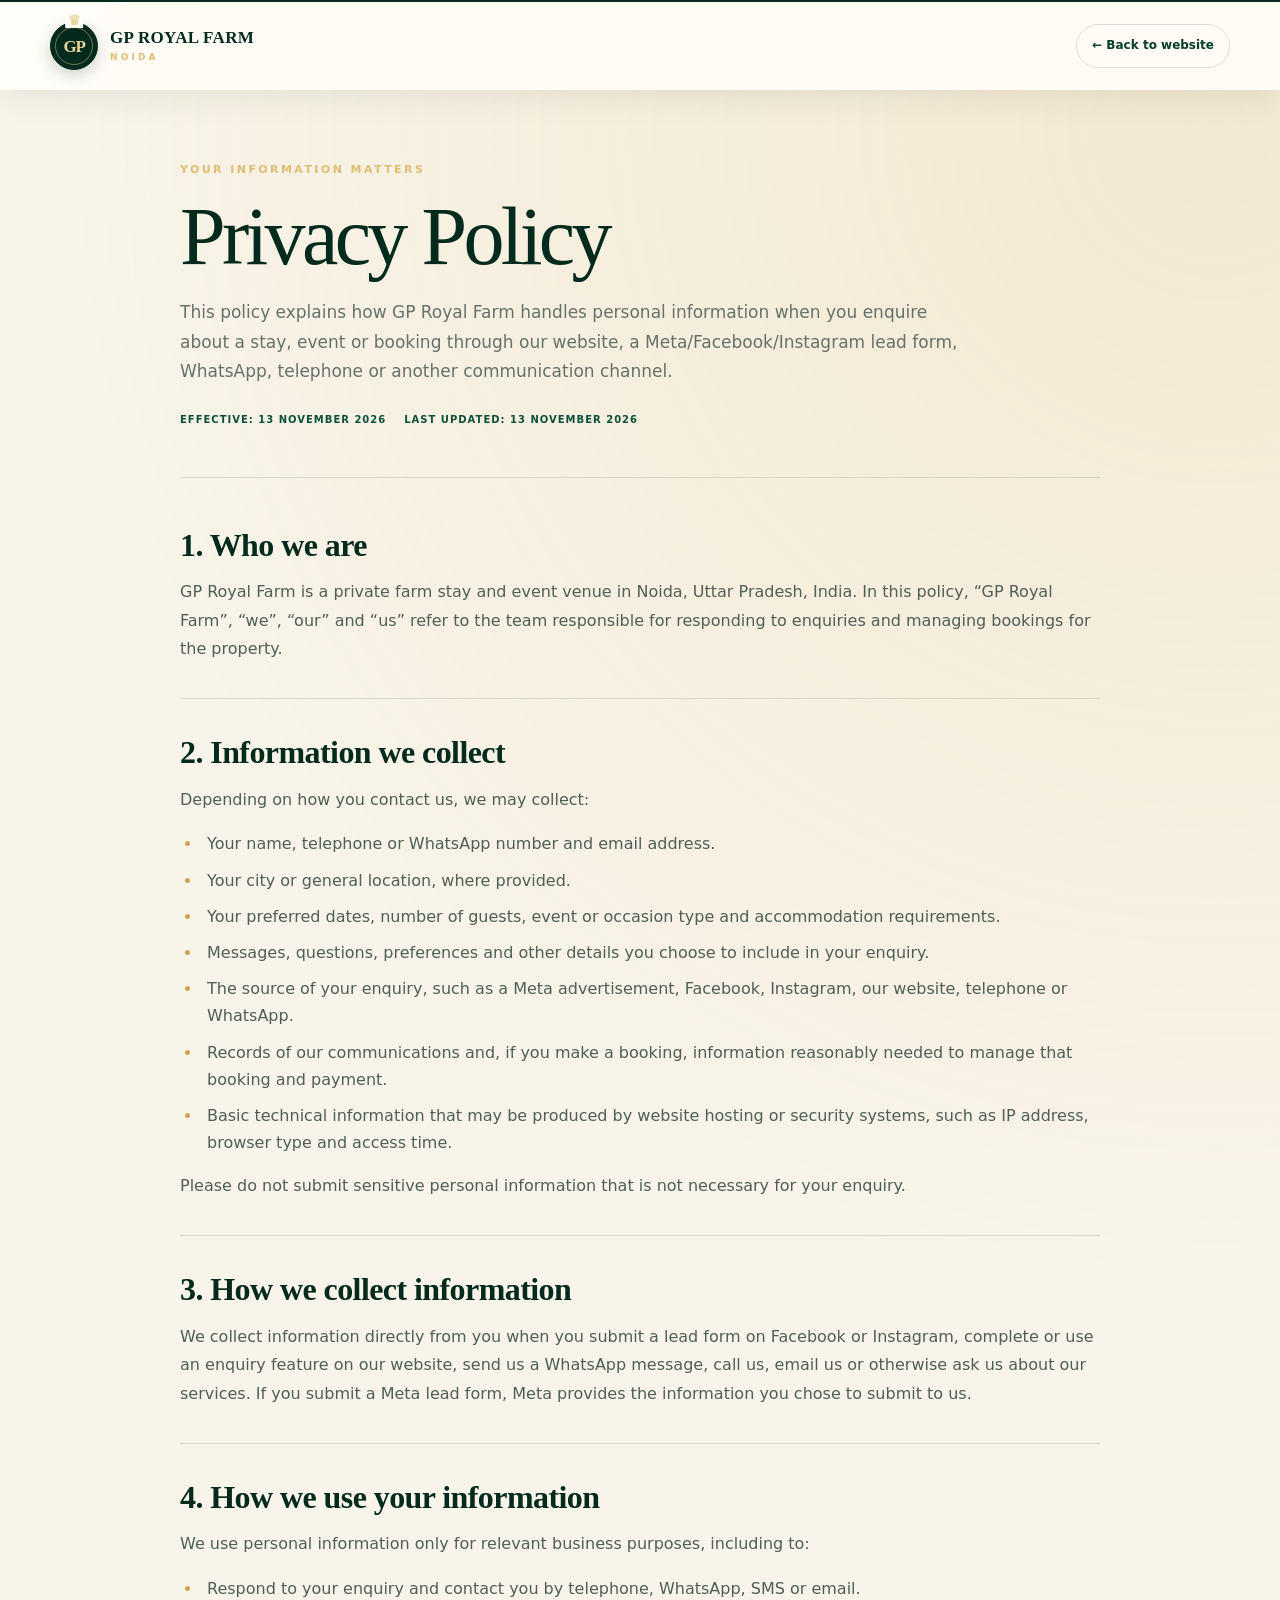
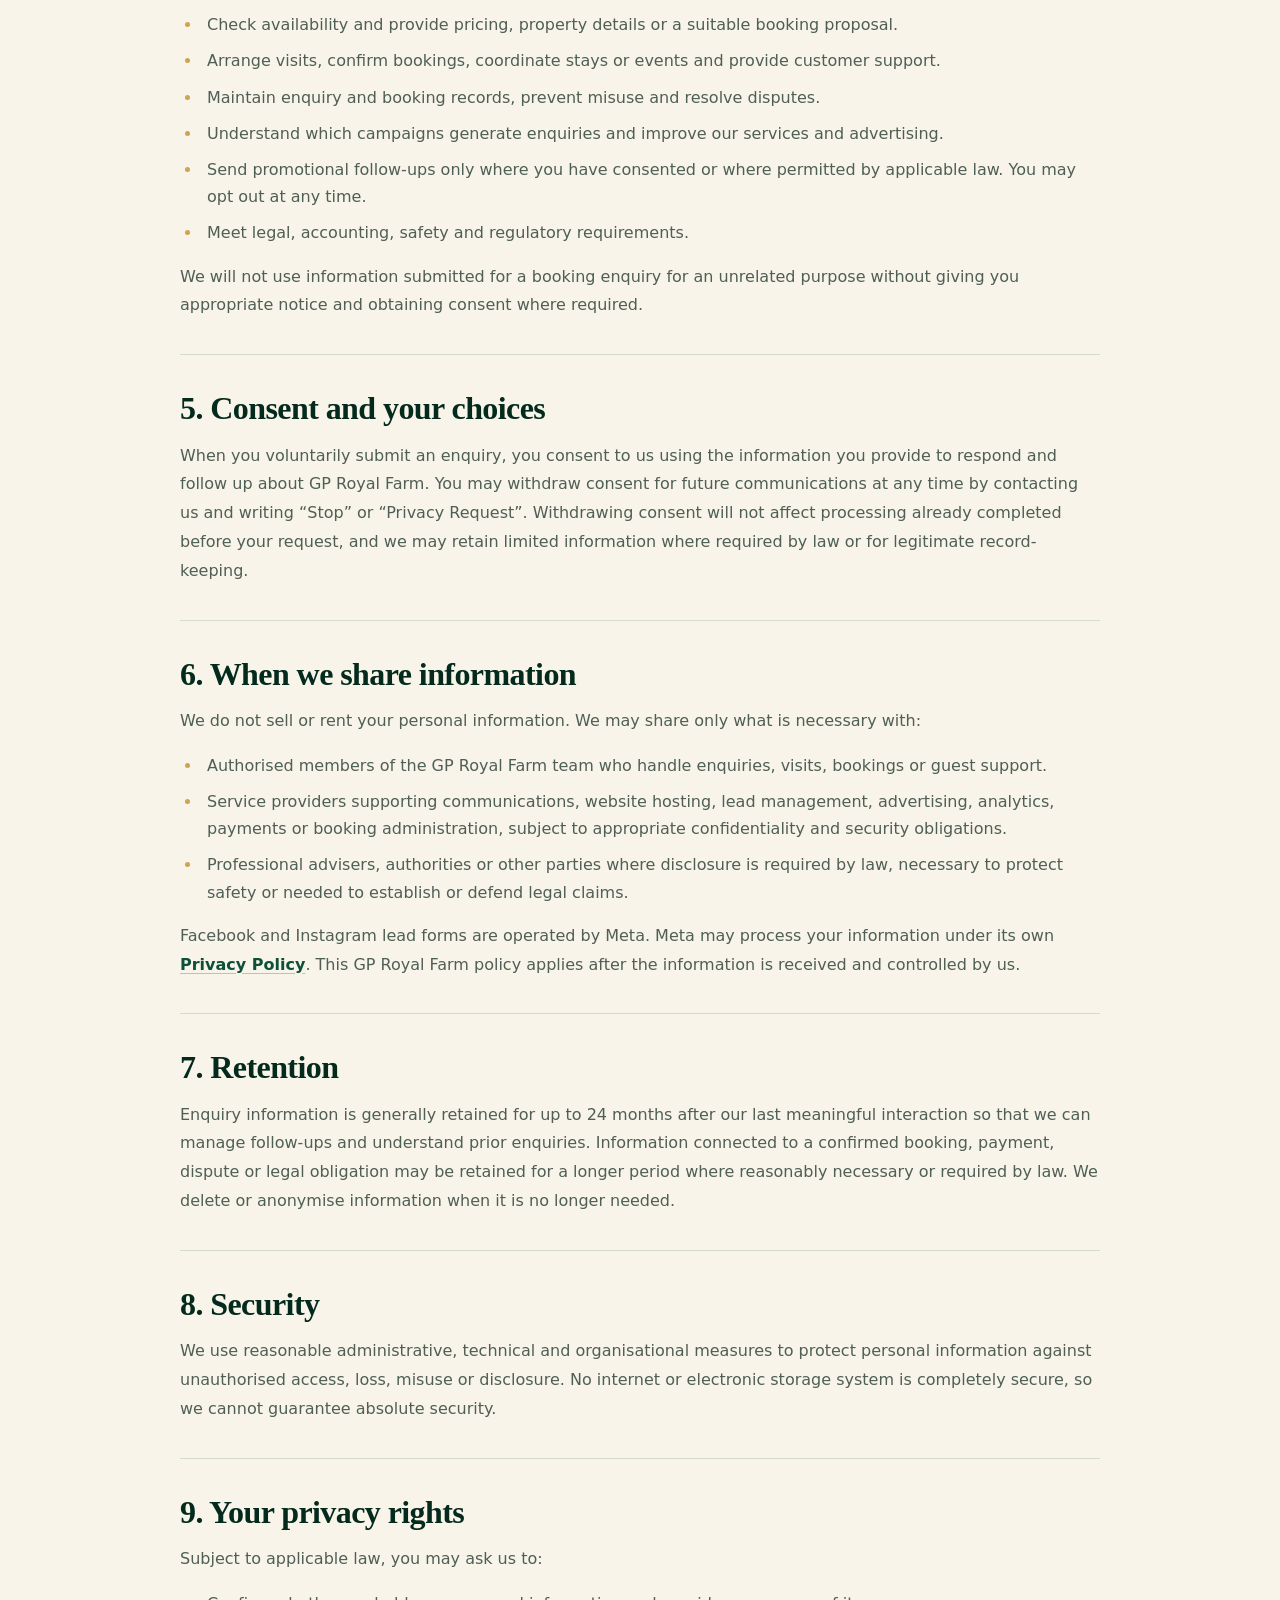
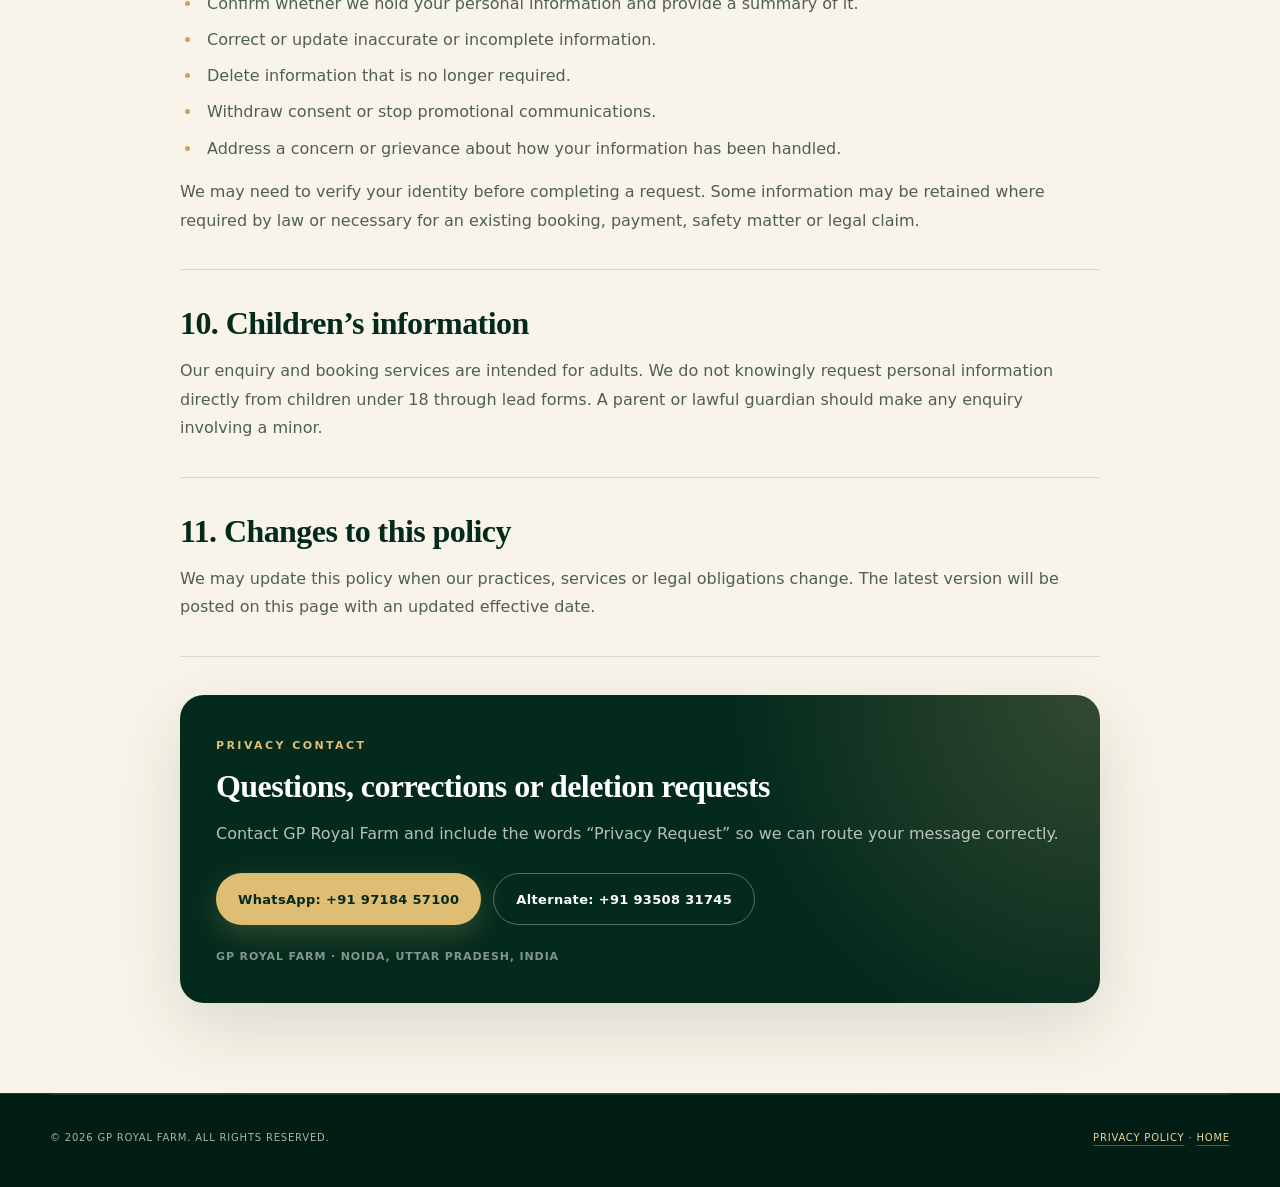
<file: privacy-policy.html>
<!doctype html>
<html lang="en">
<head>
    <meta charset="utf-8">
    <meta name="viewport" content="width=device-width, initial-scale=1">
    <title>Privacy Policy | GP Royal Farm Noida</title>
    <meta name="description" content="Learn how GP Royal Farm collects, uses, stores and protects personal information submitted through our website, Meta lead forms, WhatsApp and other enquiry channels.">
    <meta name="robots" content="index, follow">
    <link rel="canonical" href="https://www.gproyalfarm.in/privacy-policy.html">
    <meta name="theme-color" content="#032a1d">
    <link rel="stylesheet" href="assets/css/styles.css?v=1.7">
</head>
<body class="legal-page">
    <a class="skip-link" href="#privacy-content">Skip to privacy policy</a>

    <header class="site-header scrolled legal-header" id="top">
        <div class="container nav-wrap">
            <a class="brand" href="index.html" aria-label="GP Royal Farm home">
                <span class="brand-mark" aria-hidden="true"><span class="crown">♛</span><span>GP</span></span>
                <span class="brand-copy"><strong>GP Royal Farm</strong><small>Noida</small></span>
            </a>
            <a class="legal-back-link" href="index.html">← Back to website</a>
        </div>
    </header>

    <main class="privacy-main" id="privacy-content">
        <div class="container privacy-shell">
            <header class="privacy-hero">
                <span class="eyebrow">Your information matters</span>
                <h1>Privacy Policy</h1>
                <p>This policy explains how GP Royal Farm handles personal information when you enquire about a stay, event or booking through our website, a Meta/Facebook/Instagram lead form, WhatsApp, telephone or another communication channel.</p>
                <div class="privacy-meta"><span>Effective: 13 November 2026</span><span>Last updated: 13 November 2026</span></div>
            </header>

            <div class="privacy-content">
                <section>
                    <h2>1. Who we are</h2>
                    <p>GP Royal Farm is a private farm stay and event venue in Noida, Uttar Pradesh, India. In this policy, “GP Royal Farm”, “we”, “our” and “us” refer to the team responsible for responding to enquiries and managing bookings for the property.</p>
                </section>

                <section>
                    <h2>2. Information we collect</h2>
                    <p>Depending on how you contact us, we may collect:</p>
                    <ul>
                        <li>Your name, telephone or WhatsApp number and email address.</li>
                        <li>Your city or general location, where provided.</li>
                        <li>Your preferred dates, number of guests, event or occasion type and accommodation requirements.</li>
                        <li>Messages, questions, preferences and other details you choose to include in your enquiry.</li>
                        <li>The source of your enquiry, such as a Meta advertisement, Facebook, Instagram, our website, telephone or WhatsApp.</li>
                        <li>Records of our communications and, if you make a booking, information reasonably needed to manage that booking and payment.</li>
                        <li>Basic technical information that may be produced by website hosting or security systems, such as IP address, browser type and access time.</li>
                    </ul>
                    <p>Please do not submit sensitive personal information that is not necessary for your enquiry.</p>
                </section>

                <section>
                    <h2>3. How we collect information</h2>
                    <p>We collect information directly from you when you submit a lead form on Facebook or Instagram, complete or use an enquiry feature on our website, send us a WhatsApp message, call us, email us or otherwise ask us about our services. If you submit a Meta lead form, Meta provides the information you chose to submit to us.</p>
                </section>

                <section>
                    <h2>4. How we use your information</h2>
                    <p>We use personal information only for relevant business purposes, including to:</p>
                    <ul>
                        <li>Respond to your enquiry and contact you by telephone, WhatsApp, SMS or email.</li>
                        <li>Check availability and provide pricing, property details or a suitable booking proposal.</li>
                        <li>Arrange visits, confirm bookings, coordinate stays or events and provide customer support.</li>
                        <li>Maintain enquiry and booking records, prevent misuse and resolve disputes.</li>
                        <li>Understand which campaigns generate enquiries and improve our services and advertising.</li>
                        <li>Send promotional follow-ups only where you have consented or where permitted by applicable law. You may opt out at any time.</li>
                        <li>Meet legal, accounting, safety and regulatory requirements.</li>
                    </ul>
                    <p>We will not use information submitted for a booking enquiry for an unrelated purpose without giving you appropriate notice and obtaining consent where required.</p>
                </section>

                <section>
                    <h2>5. Consent and your choices</h2>
                    <p>When you voluntarily submit an enquiry, you consent to us using the information you provide to respond and follow up about GP Royal Farm. You may withdraw consent for future communications at any time by contacting us and writing “Stop” or “Privacy Request”. Withdrawing consent will not affect processing already completed before your request, and we may retain limited information where required by law or for legitimate record-keeping.</p>
                </section>

                <section>
                    <h2>6. When we share information</h2>
                    <p>We do not sell or rent your personal information. We may share only what is necessary with:</p>
                    <ul>
                        <li>Authorised members of the GP Royal Farm team who handle enquiries, visits, bookings or guest support.</li>
                        <li>Service providers supporting communications, website hosting, lead management, advertising, analytics, payments or booking administration, subject to appropriate confidentiality and security obligations.</li>
                        <li>Professional advisers, authorities or other parties where disclosure is required by law, necessary to protect safety or needed to establish or defend legal claims.</li>
                    </ul>
                    <p>Facebook and Instagram lead forms are operated by Meta. Meta may process your information under its own <a href="https://www.facebook.com/privacy/policy/" target="_blank" rel="noopener">Privacy Policy</a>. This GP Royal Farm policy applies after the information is received and controlled by us.</p>
                </section>

                <section>
                    <h2>7. Retention</h2>
                    <p>Enquiry information is generally retained for up to 24 months after our last meaningful interaction so that we can manage follow-ups and understand prior enquiries. Information connected to a confirmed booking, payment, dispute or legal obligation may be retained for a longer period where reasonably necessary or required by law. We delete or anonymise information when it is no longer needed.</p>
                </section>

                <section>
                    <h2>8. Security</h2>
                    <p>We use reasonable administrative, technical and organisational measures to protect personal information against unauthorised access, loss, misuse or disclosure. No internet or electronic storage system is completely secure, so we cannot guarantee absolute security.</p>
                </section>

                <section>
                    <h2>9. Your privacy rights</h2>
                    <p>Subject to applicable law, you may ask us to:</p>
                    <ul>
                        <li>Confirm whether we hold your personal information and provide a summary of it.</li>
                        <li>Correct or update inaccurate or incomplete information.</li>
                        <li>Delete information that is no longer required.</li>
                        <li>Withdraw consent or stop promotional communications.</li>
                        <li>Address a concern or grievance about how your information has been handled.</li>
                    </ul>
                    <p>We may need to verify your identity before completing a request. Some information may be retained where required by law or necessary for an existing booking, payment, safety matter or legal claim.</p>
                </section>

                <section>
                    <h2>10. Children’s information</h2>
                    <p>Our enquiry and booking services are intended for adults. We do not knowingly request personal information directly from children under 18 through lead forms. A parent or lawful guardian should make any enquiry involving a minor.</p>
                </section>

                <section>
                    <h2>11. Changes to this policy</h2>
                    <p>We may update this policy when our practices, services or legal obligations change. The latest version will be posted on this page with an updated effective date.</p>
                </section>

                <section class="privacy-contact" id="privacy-contact">
                    <span class="eyebrow">Privacy contact</span>
                    <h2>Questions, corrections or deletion requests</h2>
                    <p>Contact GP Royal Farm and include the words “Privacy Request” so we can route your message correctly.</p>
                    <div class="privacy-contact-actions">
                        <a class="button button-gold" href="https://wa.me/919718457100?text=Hello%20GP%20Royal%20Farm%2C%20I%20have%20a%20Privacy%20Request." target="_blank" rel="noopener">WhatsApp: +91 97184 57100</a>
                        <a class="button button-outline-light" href="tel:+919350831745">Alternate: +91 93508 31745</a>
                    </div>
                    <p class="privacy-location">GP Royal Farm · Noida, Uttar Pradesh, India</p>
                </section>
            </div>
        </div>
    </main>

    <footer class="site-footer legal-footer">
        <div class="container footer-bottom">
            <p>© 2026 GP Royal Farm. All rights reserved.</p>
            <p><a href="privacy-policy.html" aria-current="page">Privacy Policy</a> · <a href="index.html">Home</a></p>
        </div>
    </footer>
</body>
</html>
</file>
<file: assets/css/styles.css>
:root {
    --green-950: #032a1d;
    --green-900: #073b2a;
    --green-800: #0c5039;
    --green-700: #176b4e;
    --gold-500: #cda451;
    --gold-400: #dfbd72;
    --gold-300: #ead39c;
    --ivory: #f8f4e9;
    --cream: #eee5d1;
    --paper: #fffdf8;
    --ink: #17231c;
    --muted: #657269;
    --line: rgba(7, 59, 42, .14);
    --serif: Georgia, 'Times New Roman', serif;
    --sans: Inter, ui-sans-serif, system-ui, -apple-system, BlinkMacSystemFont, 'Segoe UI', sans-serif;
    --shadow: 0 24px 70px rgba(13, 41, 29, .13);
    --radius: 22px;
}

*, *::before, *::after { box-sizing: border-box; }
html { scroll-behavior: smooth; scroll-padding-top: 84px; }
body { margin: 0; background: var(--paper); color: var(--ink); font-family: var(--sans); font-size: 16px; line-height: 1.65; overflow-x: hidden; }
body.menu-open { overflow: hidden; }
img { display: block; width: 100%; height: auto; }
a { color: inherit; text-decoration: none; }
button, input, select, textarea { font: inherit; }
button, a { -webkit-tap-highlight-color: transparent; }
svg { width: 1.2em; height: 1.2em; flex: 0 0 auto; }
.container { width: min(1180px, calc(100% - 40px)); margin-inline: auto; }
.section { padding: 70px 0; }
.skip-link { position: fixed; z-index: 1000; left: 16px; top: -60px; padding: 10px 16px; background: var(--gold-400); color: var(--green-950); border-radius: 8px; transition: top .2s; }
.skip-link:focus { top: 16px; }

.site-header { position: fixed; z-index: 100; inset: 0 0 auto; color: white; transition: background .3s, box-shadow .3s, color .3s; }
.site-header.scrolled { color: var(--green-950); background: rgba(255, 253, 248, .92); box-shadow: 0 8px 32px rgba(3, 42, 29, .08); backdrop-filter: blur(18px); }
.site-header.scrolled .brand-mark { color: var(--gold-300); background: var(--green-950); border-color: var(--green-950); box-shadow: 0 5px 16px rgba(3,42,29,.2); }
.site-header.scrolled .brand-mark .crown { color: var(--gold-300); background: var(--green-950); }
.site-header.scrolled .brand-copy strong { color: var(--green-950); }
.nav-wrap { height: 88px; display: flex; align-items: center; justify-content: space-between; }
.brand { display: inline-flex; align-items: center; gap: 12px; }
.brand-mark { position: relative; width: 48px; height: 48px; display: grid; place-items: center; border: 1px solid var(--gold-400); border-radius: 50%; color: var(--gold-400); font: 700 17px/1 var(--serif); letter-spacing: -.08em; }
.brand-mark::after { content: ''; position: absolute; inset: 4px; border: 1px solid currentColor; border-radius: inherit; opacity: .45; }
.brand-mark .crown { position: absolute; left: 50%; top: -9px; transform: translateX(-50%); padding-inline: 3px; font-size: 14px; line-height: 1; color: var(--gold-400); }
.site-header:not(.scrolled) .brand-mark .crown { background: transparent; }
.site-header.scrolled .brand-mark .crown { background: var(--paper); }
.brand-copy { display: grid; line-height: 1.1; }
.brand-copy strong { font: 600 17px/1.1 var(--serif); letter-spacing: .02em; text-transform: uppercase; }
.brand-copy small { margin-top: 5px; color: var(--gold-400); font-size: 9px; font-weight: 700; letter-spacing: .35em; text-transform: uppercase; }
.site-nav { display: flex; align-items: center; gap: 30px; font-size: 13px; font-weight: 650; letter-spacing: .04em; }
.site-nav > a:not(.nav-cta) { position: relative; padding: 12px 0; }
.site-nav > a:not(.nav-cta)::after { content: ''; position: absolute; left: 0; right: 100%; bottom: 6px; height: 1px; background: var(--gold-400); transition: right .25s; }
.site-nav > a:not(.nav-cta):hover::after, .site-nav > a:not(.nav-cta):focus-visible::after { right: 0; }
.nav-cta { padding: 12px 18px; color: var(--green-950); background: var(--gold-400); border-radius: 999px; }
.mobile-menu-intro, .mobile-menu-contact { display: none; }
.menu-toggle { display: none; width: 44px; height: 44px; padding: 11px; border: 0; background: transparent; color: currentColor; }
.menu-toggle span { display: block; height: 1.5px; margin: 5px 0; background: currentColor; transition: transform .25s, opacity .25s; }

.hero { position: relative; min-height: 760px; height: 100svh; color: white; background: var(--green-950); overflow: hidden; }
.hero-media, .hero-shade { position: absolute; inset: 0; }
.hero-media { background: var(--green-950); }
.hero-slide { position: absolute; inset: 0; height: 100%; object-fit: cover; object-position: center 48%; opacity: 0; transform: scale(1.015); transition: opacity 1.25s ease-in-out; will-change: opacity, transform; }
.hero-slide.is-active { opacity: 1; animation: hero-slow-zoom 3s linear both; }
@keyframes hero-slow-zoom { from { transform: scale(1.015); } to { transform: scale(1.05); } }
.hero-slide-balcony { object-position: center 46%; }
.hero-shade { background: linear-gradient(90deg, rgba(3, 24, 17, .86) 0%, rgba(3, 24, 17, .53) 46%, rgba(3, 24, 17, .08) 78%), linear-gradient(0deg, rgba(3, 24, 17, .62), transparent 42%); }
.hero-content { position: relative; z-index: 2; height: 100%; display: flex; flex-direction: column; justify-content: center; align-items: flex-start; padding-top: 90px; }
.hero-kicker, .eyebrow { display: inline-flex; align-items: center; gap: 9px; color: var(--gold-400); font-size: 11px; font-weight: 750; letter-spacing: .22em; text-transform: uppercase; }
.hero-kicker svg { width: 15px; height: 15px; }
.hero h1 { max-width: 760px; margin: 22px 0 22px; font: 500 clamp(58px, 7.6vw, 108px)/.91 var(--serif); letter-spacing: -.045em; }
.hero h1 em { color: var(--gold-300); font-weight: 400; }
.hero-content > p { max-width: 610px; margin: 0; color: rgba(255, 255, 255, .82); font-size: clamp(16px, 1.45vw, 20px); line-height: 1.7; }
.hero-actions { display: flex; gap: 12px; margin-top: 34px; }
.button { min-height: 52px; display: inline-flex; align-items: center; justify-content: center; gap: 11px; padding: 14px 22px; border: 0; border-radius: 999px; font-size: 13px; font-weight: 750; letter-spacing: .025em; cursor: pointer; transition: transform .2s, background .2s, color .2s, box-shadow .2s; }
.button:hover { transform: translateY(-2px); }
.button-gold { color: var(--green-950); background: var(--gold-400); box-shadow: 0 10px 30px rgba(223, 189, 114, .22); }
.button-gold:hover { background: #eccb83; box-shadow: 0 14px 38px rgba(223, 189, 114, .32); }
.button-glass { color: white; border: 1px solid rgba(255, 255, 255, .36); background: rgba(255, 255, 255, .08); backdrop-filter: blur(8px); }
.button-dark { color: white; background: var(--green-900); }
.hero-facts { display: flex; gap: 0; margin-top: 56px; border-top: 1px solid rgba(255, 255, 255, .22); }
.hero-facts div { min-width: 150px; padding: 18px 34px 0 0; }
.hero-facts div + div { padding-left: 34px; border-left: 1px solid rgba(255, 255, 255, .22); }
.hero-facts strong { display: block; font: 500 28px/1 var(--serif); color: var(--gold-300); }
.hero-facts span { display: block; margin-top: 8px; color: rgba(255, 255, 255, .68); font-size: 11px; letter-spacing: .08em; text-transform: uppercase; }
.hero-slider-controls { display: flex; align-items: center; gap: 16px; margin-top: 24px; }
.hero-slider-dots { display: flex; align-items: center; gap: 1px; }
.hero-slider-dots button { width: 31px; height: 32px; display: grid; place-items: center; padding: 0; color: white; background: transparent; border: 0; cursor: pointer; }
.hero-slider-dots button span { width: 19px; height: 2px; background: rgba(255,255,255,.42); border-radius: 999px; transition: width .35s ease, background .35s ease; }
.hero-slider-dots button.is-active span { width: 27px; background: var(--gold-400); }
.hero-slider-dots button:focus-visible, .hero-slider-toggle:focus-visible { outline: 2px solid var(--gold-300); outline-offset: 2px; border-radius: 5px; }
.hero-slider-toggle { min-height: 34px; display: inline-flex; align-items: center; gap: 8px; padding: 4px 8px; color: rgba(255,255,255,.76); background: transparent; border: 0; font-size: 12px; font-weight: 700; letter-spacing: .04em; cursor: pointer; }
.pause-icon { position: relative; width: 10px; height: 12px; border-inline: 2px solid var(--gold-300); }
.hero-slider-toggle.is-paused .pause-icon { width: 0; height: 0; margin-inline: 1px 3px; border: 0; border-top: 6px solid transparent; border-bottom: 6px solid transparent; border-left: 9px solid var(--gold-300); }
.scroll-cue { position: absolute; z-index: 3; right: max(30px, calc((100vw - 1180px) / 2)); bottom: 46px; display: flex; align-items: center; gap: 13px; color: rgba(255, 255, 255, .75); font-size: 10px; font-weight: 700; letter-spacing: .18em; text-transform: uppercase; transform: rotate(90deg); transform-origin: right center; }
.scroll-cue span { width: 42px; height: 1px; background: var(--gold-400); }
.sr-only { position: absolute !important; width: 1px !important; height: 1px !important; padding: 0 !important; margin: -1px !important; overflow: hidden !important; clip: rect(0, 0, 0, 0) !important; white-space: nowrap !important; border: 0 !important; }

.intro { background: var(--paper); }
.intro-grid { display: grid; grid-template-columns: 1.2fr .8fr; gap: 110px; align-items: end; margin-bottom: 72px; }
.section-heading h2, .occasion-content h2, .location-content h2, .booking-copy h2 { margin: 15px 0 0; color: var(--green-950); font: 500 clamp(40px, 5vw, 68px)/1.06 var(--serif); letter-spacing: -.035em; }
.intro-copy p { margin: 0 0 18px; color: var(--muted); }
.text-link { display: inline-flex; align-items: center; gap: 9px; margin-top: 10px; color: var(--green-800); font-size: 13px; font-weight: 750; border-bottom: 1px solid var(--gold-500); padding-bottom: 4px; }
.text-link svg { transition: transform .2s; }
.text-link:hover svg { transform: translateX(4px); }
.experience-collage { display: grid; grid-template-columns: 1.45fr .8fr; grid-template-rows: 1fr 1fr; gap: 16px; height: 670px; }
.experience-collage figure { position: relative; margin: 0; overflow: hidden; border-radius: 16px; background: var(--cream); }
.experience-collage .gallery-trigger { cursor: zoom-in; }
.experience-collage .gallery-trigger:focus-visible { outline: 3px solid var(--gold-500); outline-offset: 4px; }
.experience-collage figure img { height: 100%; object-fit: cover; transition: transform .65s cubic-bezier(.2,.7,.2,1); }
.experience-collage figure:hover img { transform: scale(1.035); }
.collage-main { grid-row: 1 / 3; }
.collage-top img { object-position: center 54%; }
.collage-bottom img { object-position: center 56%; }
.experience-collage figcaption { position: absolute; inset: auto 20px 18px; display: flex; align-items: center; gap: 12px; color: white; font-size: 12px; font-weight: 650; letter-spacing: .07em; text-shadow: 0 2px 12px rgba(0,0,0,.5); }
.experience-collage figcaption span { color: var(--gold-300); font: 500 20px/1 var(--serif); }

.amenities { background: var(--ivory); border-block: 1px solid rgba(205, 164, 81, .18); }
.section-heading-center { max-width: 720px; margin: 0 auto 58px; text-align: center; }
.section-heading-center .eyebrow { justify-content: center; }
.section-heading-center > p { max-width: 570px; margin: 20px auto 0; color: var(--muted); }
.amenity-grid { display: grid; grid-template-columns: repeat(3, 1fr); border: 1px solid var(--line); border-radius: var(--radius); overflow: hidden; background: var(--paper); box-shadow: 0 18px 50px rgba(20, 50, 35, .05); }
.amenity-card { min-height: 270px; padding: 40px; border-right: 1px solid var(--line); border-bottom: 1px solid var(--line); transition: background .25s, transform .25s; }
.amenity-card:nth-child(3n) { border-right: 0; }
.amenity-card:nth-child(n+4) { border-bottom: 0; }
.amenity-card:hover { background: #fbf7ec; }
.amenity-icon { width: 48px; height: 48px; display: grid; place-items: center; margin-bottom: 30px; color: var(--gold-500); border: 1px solid rgba(205, 164, 81, .42); border-radius: 50%; }
.amenity-icon svg { width: 23px; height: 23px; }
.amenity-card h3 { margin: 0 0 12px; color: var(--green-900); font: 600 25px/1.15 var(--serif); }
.amenity-card p { margin: 0; color: var(--muted); font-size: 14px; line-height: 1.7; }

.occasion { background: var(--paper); }
.occasion-grid { display: grid; grid-template-columns: 1.04fr .96fr; gap: 90px; align-items: center; }
.occasion-image { position: relative; }
.occasion-image::before { content: ''; position: absolute; z-index: -1; inset: -18px 50% 45% -18px; background: var(--green-900); border-radius: 18px; }
.occasion-image img { aspect-ratio: 1 / 1.04; object-fit: cover; border-radius: 18px; box-shadow: var(--shadow); }
.occasion-badge { position: absolute; right: -34px; bottom: 42px; width: 132px; height: 132px; display: grid; place-content: center; text-align: center; color: var(--green-950); background: var(--gold-400); border: 9px solid var(--paper); border-radius: 50%; }
.occasion-badge strong { font: 600 29px/1 var(--serif); }
.occasion-badge span { margin-top: 6px; font-size: 10px; font-weight: 750; letter-spacing: .08em; text-transform: uppercase; }
.occasion-content { padding-right: 30px; }
.occasion-list { display: grid; gap: 22px; margin: 36px 0; }
.occasion-list > div { display: flex; align-items: flex-start; gap: 15px; color: var(--muted); font-size: 14px; }
.occasion-list > div > svg { width: 24px; height: 24px; padding: 5px; color: var(--green-900); background: var(--gold-300); border-radius: 50%; }
.occasion-list strong { display: block; margin-bottom: 2px; color: var(--ink); font-size: 15px; }

.group-chat-cta { padding: 28px 0; background: var(--ivory); }
.group-chat-card { position: relative; display: grid; gap: 24px; padding: 28px 22px; color: white; background: radial-gradient(circle at 95% 0%, rgba(223,189,114,.22), transparent 34%), linear-gradient(135deg, var(--green-950), var(--green-800)); border: 1px solid rgba(223,189,114,.26); border-radius: 24px; box-shadow: 0 20px 55px rgba(3,42,29,.18); overflow: hidden; isolation: isolate; }
.group-chat-card::after { content: ''; position: absolute; z-index: -1; right: -70px; bottom: -105px; width: 220px; height: 220px; border: 1px solid rgba(255,255,255,.1); border-radius: 50%; box-shadow: 0 0 0 28px rgba(255,255,255,.035), 0 0 0 58px rgba(255,255,255,.025); }
.group-chat-kicker { display: block; margin-bottom: 10px; color: var(--gold-300); font-size: 10px; font-weight: 800; letter-spacing: .15em; text-transform: uppercase; }
.group-chat-copy h2 { max-width: 720px; margin: 0; font: 500 clamp(32px, 9vw, 46px)/1.04 var(--serif); letter-spacing: -.035em; text-wrap: balance; }
.group-chat-copy p { margin: 10px 0 0; color: rgba(255,255,255,.74); font-size: 16px; }
.group-chat-action { display: grid; gap: 9px; }
.group-chat-button { width: 100%; min-height: 64px; display: grid; grid-template-columns: auto 1fr auto; align-items: center; gap: 12px; padding: 10px 15px 10px 10px; color: #052e20; background: #45df79; border: 1px solid rgba(255,255,255,.34); border-radius: 17px; box-shadow: 0 13px 30px rgba(15,100,53,.28); transition: transform .2s ease, background .2s ease, box-shadow .2s ease; }
.group-chat-button:hover { transform: translateY(-2px); background: #5bea8a; box-shadow: 0 17px 36px rgba(15,100,53,.34); }
.group-chat-button:focus-visible { outline: 3px solid white; outline-offset: 3px; }
.group-chat-icon { width: 44px; height: 44px; display: grid; place-items: center; color: white; background: #128c4c; border-radius: 13px; }
.group-chat-icon svg { width: 25px; height: 25px; }
.group-chat-button > span:nth-child(2) { display: grid; line-height: 1.2; }
.group-chat-button strong { font-size: 16px; font-weight: 850; }
.group-chat-button small { margin-top: 4px; color: rgba(5,46,32,.68); font-size: 10px; font-weight: 700; letter-spacing: .025em; }
.group-chat-button > svg { width: 21px; height: 21px; }
.group-chat-note { color: rgba(255,255,255,.58); font-size: 10px; font-weight: 650; letter-spacing: .03em; text-align: center; }

@media (min-width: 761px) {
    .group-chat-cta { padding: 38px 0; }
    .group-chat-card { grid-template-columns: minmax(0, 1fr) minmax(300px, 360px); align-items: center; gap: 55px; padding: 40px 46px; }
    .group-chat-copy h2 { font-size: clamp(38px, 4vw, 52px); }
    .group-chat-copy p { font-size: 17px; }
    .group-chat-button { min-height: 70px; }
}

.gallery-section { padding-bottom: 95px; overflow: hidden; background: var(--ivory); }
.gallery-head { display: flex; align-items: end; justify-content: space-between; gap: 50px; margin-bottom: 50px; }
.gallery-head p { max-width: 440px; margin: 0 0 4px; color: var(--muted); }
.gallery-track { width: min(1500px, calc(100% - 40px)); margin-left: max(20px, calc((100% - 1180px) / 2)); display: grid; grid-auto-flow: column; grid-auto-columns: minmax(300px, 420px); gap: 15px; overflow-x: auto; overscroll-behavior-inline: contain; scroll-snap-type: inline mandatory; scrollbar-width: none; padding: 0 max(20px, calc((100vw - 1180px) / 2)) 10px 0; cursor: grab; touch-action: pan-y; user-select: none; -webkit-user-select: none; }
.gallery-track::-webkit-scrollbar { display: none; }
.gallery-track.is-dragging { cursor: grabbing; scroll-snap-type: none; }
.gallery-track.is-dragging .gallery-item { cursor: grabbing; }
.gallery-item { position: relative; height: 460px; padding: 0; border: 0; border-radius: 16px; background: var(--cream); overflow: hidden; scroll-snap-align: start; cursor: zoom-in; }
.gallery-item::before { content: '↗'; position: absolute; z-index: 2; top: 14px; right: 14px; width: 38px; height: 38px; display: grid; place-items: center; color: white; background: rgba(3,42,29,.68); border: 1px solid rgba(255,255,255,.2); border-radius: 50%; box-shadow: 0 8px 22px rgba(0,0,0,.14); backdrop-filter: blur(8px); font-size: 17px; line-height: 1; opacity: .9; transition: transform .2s ease, background .2s ease; }
.gallery-item:hover::before { transform: scale(1.08); background: var(--green-900); }
.gallery-item:focus-visible { outline: 3px solid var(--gold-500); outline-offset: 4px; }
.gallery-item-tall { height: 520px; }
.gallery-item img { height: 100%; object-fit: cover; pointer-events: none; -webkit-user-drag: none; transition: transform .55s; }
.gallery-item:hover img { transform: scale(1.035); }
.gallery-item > span { position: absolute; right: 16px; bottom: 15px; width: 42px; height: 42px; display: grid; place-items: center; color: white; background: rgba(3,42,29,.72); backdrop-filter: blur(8px); border-radius: 50%; font: 500 13px/1 var(--serif); }
.gallery-controls { display: flex; align-items: center; justify-content: space-between; gap: 20px; margin-top: 20px; }
.gallery-hint { color: var(--muted); font-size: 12px; font-weight: 700; letter-spacing: .13em; text-transform: uppercase; }
.gallery-hint b { margin-left: 7px; color: var(--gold-500); font-size: 18px; font-weight: 500; }
.mobile-hint { display: none; }
.gallery-autoplay-toggle { min-height: 42px; display: inline-flex; align-items: center; gap: 9px; padding: 7px 12px; color: var(--green-800); background: transparent; border: 1px solid var(--line); border-radius: 999px; font-size: 12px; font-weight: 700; cursor: pointer; }
.gallery-autoplay-toggle .pause-icon { border-color: var(--green-800); }
.gallery-autoplay-toggle.is-paused .pause-icon { width: 0; height: 0; margin-inline: 1px 3px; border: 0; border-top: 6px solid transparent; border-bottom: 6px solid transparent; border-left: 9px solid var(--green-800); }
.gallery-autoplay-toggle:focus-visible { outline: 2px solid var(--gold-500); outline-offset: 2px; }

.location { background: var(--paper); }
.location-card { display: grid; grid-template-columns: 1.15fr .85fr; min-height: 530px; border-radius: 24px; overflow: hidden; box-shadow: var(--shadow); }
.location-photo img { height: 100%; object-fit: cover; }
.location-content { position: relative; padding: 70px 60px; color: white; background: var(--green-900); overflow: hidden; }
.location-content::after { content: 'GP'; position: absolute; right: -26px; bottom: -60px; color: rgba(255,255,255,.035); font: 700 210px/1 var(--serif); }
.location-content .eyebrow { position: relative; z-index: 1; }
.location-content h2 { position: relative; z-index: 1; color: white; font-size: clamp(39px, 4vw, 57px); }
.location-content p { position: relative; z-index: 1; margin: 25px 0 32px; color: rgba(255,255,255,.7); }
.location-pin { width: 54px; height: 54px; display: grid; place-items: center; margin-bottom: 45px; color: var(--green-950); background: var(--gold-400); border-radius: 50%; }
.location-pin svg { width: 25px; height: 25px; }
.location-actions { position: relative; z-index: 1; display: flex; flex-wrap: wrap; align-items: center; gap: 22px; }
.text-link.light { margin: 0; color: white; border-color: rgba(255,255,255,.35); }

.booking { color: white; background: var(--green-950); }
.booking-grid { display: grid; grid-template-columns: .8fr 1.2fr; gap: 95px; align-items: center; }
.booking-copy h2 { color: white; }
.booking-copy > p { max-width: 500px; margin: 25px 0 38px; color: rgba(255,255,255,.68); }
.contact-links { display: grid; gap: 14px; }
.contact-links a { display: flex; align-items: center; gap: 13px; width: fit-content; }
.contact-links a > svg { width: 36px; height: 36px; padding: 9px; color: var(--gold-300); border: 1px solid rgba(223,189,114,.35); border-radius: 50%; }
.contact-links span { display: grid; }
.contact-links small { color: rgba(255,255,255,.5); font-size: 10px; letter-spacing: .12em; text-transform: uppercase; }
.contact-links strong { color: white; font-size: 15px; }
.booking-form { display: grid; grid-template-columns: 1fr 1fr; gap: 20px; padding: 40px; color: var(--ink); background: var(--paper); border-radius: var(--radius); box-shadow: 0 30px 80px rgba(0,0,0,.2); }
.field { display: grid; gap: 8px; }
.field-full { grid-column: 1 / -1; }
.field label { font-size: 11px; font-weight: 750; letter-spacing: .06em; text-transform: uppercase; }
.field label span { color: #8a948e; font-weight: 500; text-transform: none; }
.field input, .field select, .field textarea { width: 100%; min-height: 51px; padding: 13px 14px; color: var(--ink); background: #f7f4ec; border: 1px solid transparent; border-radius: 9px; outline: none; transition: border-color .2s, background .2s, box-shadow .2s; }
.field textarea { resize: vertical; }
.field input:focus, .field select:focus, .field textarea:focus { background: white; border-color: var(--gold-500); box-shadow: 0 0 0 3px rgba(205,164,81,.14); }
.button-submit { grid-column: 1 / -1; margin-top: 5px; }
.form-note { grid-column: 1 / -1; margin: -7px 0 0; color: #7a857e; font-size: 11px; text-align: center; }

.site-footer { padding: 75px 0 30px; color: rgba(255,255,255,.66); background: #021d14; border-top: 1px solid rgba(223,189,114,.2); }
.footer-top { display: grid; grid-template-columns: 1.4fr .65fr .8fr 1fr; gap: 55px; }
.brand-footer { color: white; }
.footer-brand p { margin: 24px 0 0; font-family: var(--serif); font-size: 17px; line-height: 1.6; }
.footer-nav { display: grid; align-content: start; gap: 11px; font-size: 13px; }
.footer-nav strong { margin-bottom: 8px; color: var(--gold-300); font-size: 10px; letter-spacing: .17em; text-transform: uppercase; }
.footer-nav a:hover { color: white; }
.footer-cta { align-self: start; padding: 24px; border: 1px solid rgba(223,189,114,.25); border-radius: 14px; }
.footer-cta span { display: block; margin-bottom: 13px; font: 500 18px/1.2 var(--serif); color: white; }
.footer-cta a { display: flex; align-items: center; gap: 8px; color: var(--gold-300); font-size: 12px; font-weight: 750; }
.footer-bottom { display: flex; justify-content: space-between; margin-top: 60px; padding-top: 25px; border-top: 1px solid rgba(255,255,255,.1); font-size: 10px; letter-spacing: .08em; text-transform: uppercase; }
.footer-bottom a { color: var(--gold-300); text-decoration: underline; text-decoration-color: rgba(234,211,156,.35); text-underline-offset: 4px; }
.footer-bottom a:hover, .footer-bottom a:focus-visible { color: white; text-decoration-color: currentColor; }
.mobile-book-bar { display: none; }

.legal-page { min-height: 100vh; color: var(--ink); background: var(--ivory); }
.legal-header { border-top: 2px solid var(--green-950); }
.legal-back-link { min-height: 44px; display: inline-flex; align-items: center; padding: 9px 15px; color: var(--green-900); border: 1px solid var(--line); border-radius: 999px; font-size: 12px; font-weight: 750; transition: color .2s, background .2s, border-color .2s; }
.legal-back-link:hover { color: white; background: var(--green-900); border-color: var(--green-900); }
.privacy-main { padding: 155px 0 90px; background: radial-gradient(circle at 95% 3%, rgba(223,189,114,.2), transparent 27%), var(--ivory); }
.privacy-shell { width: min(920px, calc(100% - 40px)); }
.privacy-hero { padding-bottom: 48px; border-bottom: 1px solid var(--line); }
.privacy-hero h1 { max-width: 760px; margin: 16px 0 20px; color: var(--green-950); font: 500 clamp(52px, 8vw, 82px)/.98 var(--serif); letter-spacing: -.045em; }
.privacy-hero > p { max-width: 780px; margin: 0; color: var(--muted); font-size: 17px; line-height: 1.75; }
.privacy-meta { display: flex; flex-wrap: wrap; gap: 9px 18px; margin-top: 25px; color: var(--green-800); font-size: 10px; font-weight: 800; letter-spacing: .1em; text-transform: uppercase; }
.privacy-content { display: grid; gap: 0; padding-top: 14px; }
.privacy-content > section { padding: 34px 0; border-bottom: 1px solid var(--line); }
.privacy-content h2 { margin: 0 0 14px; color: var(--green-950); font: 600 clamp(25px, 3vw, 32px)/1.2 var(--serif); letter-spacing: -.018em; }
.privacy-content p { margin: 0; color: #4f5f55; line-height: 1.8; }
.privacy-content p + p { margin-top: 14px; }
.privacy-content ul { display: grid; gap: 9px; margin: 16px 0; padding-left: 22px; color: #4f5f55; }
.privacy-content li { padding-left: 5px; line-height: 1.7; }
.privacy-content li::marker { color: var(--gold-500); }
.privacy-content a:not(.button) { color: var(--green-800); font-weight: 700; text-decoration: underline; text-decoration-color: var(--gold-400); text-underline-offset: 3px; }
.privacy-content .privacy-contact { margin-top: 38px; padding: 36px; color: white; background: radial-gradient(circle at 100% 0%, rgba(223,189,114,.22), transparent 38%), var(--green-950); border: 0; border-radius: 24px; box-shadow: var(--shadow); }
.privacy-contact .eyebrow { margin-bottom: 12px; }
.privacy-contact h2 { max-width: 660px; color: white; }
.privacy-contact > p { color: rgba(255,255,255,.7); }
.privacy-contact-actions { display: flex; flex-wrap: wrap; gap: 12px; margin-top: 25px; }
.button-outline-light { color: white; background: transparent; border: 1px solid rgba(255,255,255,.32); }
.button-outline-light:hover { background: rgba(255,255,255,.08); }
.privacy-contact .privacy-location { margin-top: 22px; color: rgba(255,255,255,.5); font-size: 11px; font-weight: 700; letter-spacing: .08em; text-transform: uppercase; }
.legal-footer { padding-top: 0; }
.legal-footer .footer-bottom { margin-top: 0; }

.lightbox { width: 100vw; max-width: none; height: 100dvh; max-height: none; padding: 0; color: white; background: #01130d; border: 0; overflow: hidden; }
.lightbox::backdrop { background: rgba(1,13,9,.97); }
.lightbox[open] { display: grid; grid-template-rows: auto minmax(0,1fr) auto; }
.lightbox button { color: white; border: 0; cursor: pointer; }
.lightbox-header { position: relative; z-index: 8; min-height: 68px; display: flex; align-items: center; justify-content: space-between; gap: 12px; padding: max(10px, env(safe-area-inset-top)) 14px 10px; background: linear-gradient(180deg, rgba(1,19,13,.98), rgba(1,19,13,.72)); border-bottom: 1px solid rgba(255,255,255,.09); }
.lightbox-title { min-width: 0; display: grid; line-height: 1.15; }
.lightbox-title strong { overflow: hidden; color: var(--gold-300); font: 600 15px/1.1 var(--serif); letter-spacing: .025em; text-overflow: ellipsis; white-space: nowrap; }
.lightbox-counter { margin-top: 5px; color: rgba(255,255,255,.58); font-size: 10px; font-weight: 750; letter-spacing: .14em; text-transform: uppercase; }
.lightbox-tools { display: flex; align-items: center; gap: 5px; }
.lightbox-tools button { height: 42px; min-width: 42px; display: grid; place-items: center; padding: 0 10px; background: rgba(255,255,255,.07); border: 1px solid rgba(255,255,255,.11); border-radius: 12px; font-size: 22px; line-height: 1; }
.lightbox-tools button:focus-visible, .lightbox-prev:focus-visible, .lightbox-next:focus-visible { outline: 2px solid var(--gold-300); outline-offset: 2px; }
.lightbox-tools .lightbox-zoom-level { min-width: 60px; color: rgba(255,255,255,.76); font-size: 11px; font-weight: 800; }
.lightbox-tools .lightbox-close { margin-left: 4px; color: var(--green-950); background: var(--gold-400); border-color: var(--gold-400); font-size: 28px; }
.lightbox-stage { position: relative; min-height: 0; display: grid; place-items: center; overflow: hidden; touch-action: none; }
.lightbox-canvas { position: absolute; inset: 0; display: grid; place-items: center; overflow: hidden; cursor: zoom-in; touch-action: none; }
.lightbox-canvas.is-zoomed { cursor: grab; }
.lightbox-canvas.is-panning { cursor: grabbing; }
.lightbox-canvas img { width: auto; max-width: 100%; height: auto; max-height: 100%; object-fit: contain; transform-origin: center; will-change: transform; user-select: none; -webkit-user-drag: none; }
.lightbox-prev, .lightbox-next { position: absolute; z-index: 7; top: 50%; width: 44px; height: 58px; display: grid; place-items: center; padding: 0; background: rgba(1,27,18,.7); border: 1px solid rgba(255,255,255,.13); backdrop-filter: blur(10px); transform: translateY(-50%); font: 300 42px/1 var(--serif); }
.lightbox-prev { left: 8px; border-radius: 0 14px 14px 0; }
.lightbox-next { right: 8px; border-radius: 14px 0 0 14px; }
.lightbox-footer { position: relative; z-index: 8; display: grid; gap: 4px; min-height: 70px; padding: 11px 18px max(13px, env(safe-area-inset-bottom)); text-align: center; background: linear-gradient(0deg, rgba(1,19,13,.98), rgba(1,19,13,.72)); border-top: 1px solid rgba(255,255,255,.09); }
.lightbox-caption { margin: 0; overflow: hidden; color: rgba(255,255,255,.9); font-size: 12px; font-weight: 650; line-height: 1.35; text-overflow: ellipsis; white-space: nowrap; }
.lightbox-help { margin: 0; color: rgba(255,255,255,.46); font-size: 9px; font-weight: 700; letter-spacing: .06em; text-transform: uppercase; }
body.lightbox-open { overflow: hidden; }

.reveal { opacity: 0; transform: translateY(22px); transition: opacity .7s ease, transform .7s ease; }
.reveal.visible { opacity: 1; transform: none; }

@media (max-width: 980px) {
    .section { padding: 95px 0; }
    .brand { position: relative; z-index: 102; }
    .menu-toggle { display: block; position: relative; z-index: 102; border: 1px solid currentColor; border-radius: 50%; }
    .site-nav { position: fixed; z-index: 101; inset: 0; width: 100vw; height: 100dvh; display: flex; flex-direction: column; align-items: stretch; justify-content: flex-start; gap: 0; padding: 112px 24px max(28px, env(safe-area-inset-bottom)); color: white; background: radial-gradient(circle at 110% 5%, rgba(223,189,114,.2), transparent 34%), linear-gradient(155deg, #032a1d 0%, #064630 100%); overflow-y: auto; overscroll-behavior: contain; visibility: hidden; pointer-events: none; opacity: 0; transform: translateX(100%); transition: transform .38s cubic-bezier(.22,.75,.18,1), opacity .25s ease, visibility 0s linear .38s; }
    .site-nav::after { content: 'GP'; position: fixed; right: -28px; bottom: 62px; color: rgba(255,255,255,.035); font: 700 180px/1 var(--serif); pointer-events: none; }
    .site-nav.open { visibility: visible; pointer-events: auto; opacity: 1; transform: none; transition-delay: 0s; }
    .mobile-menu-intro { display: block; margin-bottom: 18px; padding-bottom: 20px; border-bottom: 1px solid rgba(223,189,114,.25); }
    .mobile-menu-intro span { color: var(--gold-300); font-size: 10px; font-weight: 800; letter-spacing: .18em; text-transform: uppercase; }
    .mobile-menu-intro p { max-width: 330px; margin: 7px 0 0; color: rgba(255,255,255,.62); font-size: 13px; line-height: 1.5; }
    .site-nav > a:not(.nav-cta) { width: 100%; padding: 15px 2px; border-bottom: 1px solid rgba(255,255,255,.11); font: 500 clamp(29px, 8vw, 38px)/1.08 var(--serif); letter-spacing: -.025em; }
    .site-nav > a:not(.nav-cta)::after { display: none; }
    .site-nav .nav-cta { width: 100%; min-height: 56px; display: flex; align-items: center; justify-content: center; margin-top: 22px; padding: 15px 22px; color: var(--green-950); background: linear-gradient(135deg, var(--gold-300), var(--gold-500)); box-shadow: 0 14px 32px rgba(0,0,0,.2); font: 800 14px/1 var(--sans); }
    .mobile-menu-contact { position: relative; z-index: 1; display: grid; grid-template-columns: 1fr 1fr; gap: 10px; margin-top: auto; padding-top: 22px; }
    .mobile-menu-contact a { min-width: 0; display: flex; align-items: center; gap: 9px; padding: 12px; color: white; background: rgba(255,255,255,.07); border: 1px solid rgba(255,255,255,.13); border-radius: 14px; }
    .mobile-menu-contact a:first-child { background: rgba(37,211,102,.12); border-color: rgba(69,223,121,.3); }
    .mobile-menu-contact svg { width: 22px; height: 22px; color: var(--gold-300); }
    .mobile-menu-contact a:first-child svg { color: #5bea8a; }
    .mobile-menu-contact span { min-width: 0; display: grid; line-height: 1.2; }
    .mobile-menu-contact small { color: rgba(255,255,255,.55); font-size: 8px; font-weight: 700; letter-spacing: .09em; text-transform: uppercase; }
    .mobile-menu-contact strong { margin-top: 3px; overflow: hidden; font-size: 11px; font-weight: 750; text-overflow: ellipsis; white-space: nowrap; }
    .menu-open .site-header { color: white; background: transparent; box-shadow: none; backdrop-filter: none; }
    .menu-open .site-header.scrolled .brand-mark .crown { background: #032a1d; }
    .menu-toggle[aria-expanded="true"] { color: white; }
    .menu-toggle[aria-expanded="true"] span:nth-child(1) { transform: translateY(6.5px) rotate(45deg); }
    .menu-toggle[aria-expanded="true"] span:nth-child(2) { opacity: 0; }
    .menu-toggle[aria-expanded="true"] span:nth-child(3) { transform: translateY(-6.5px) rotate(-45deg); }
    .intro-grid { gap: 55px; }
    .experience-collage { height: 550px; }
    .amenity-card { padding: 30px; }
    .occasion-grid { gap: 60px; }
    .occasion-badge { right: -20px; }
    .location-content { padding: 55px 40px; }
    .booking-grid { gap: 55px; }
    .footer-top { grid-template-columns: 1.2fr .7fr .8fr; }
    .footer-cta { grid-column: 1 / -1; display: flex; align-items: center; justify-content: space-between; }
}

@media (max-width: 760px) {
    html { scroll-padding-top: 72px; }
    body { padding-bottom: 66px; }
    .container { width: min(100% - 32px, 620px); }
    .section { padding: 45px 0; }
    .nav-wrap { height: 72px; }
    .brand-mark { width: 43px; height: 43px; }
    .brand-copy strong { font-size: 14px; }
    .brand-copy small { font-size: 8px; }
    .hero { min-height: 710px; height: 100svh; }
    .hero-slide { object-position: 56% center; }
    .hero-slide-balcony { object-position: center; }
    .hero-shade { background: linear-gradient(0deg, rgba(2,24,16,.9) 0%, rgba(2,24,16,.47) 70%, rgba(2,24,16,.3) 100%); }
    .hero-content { justify-content: flex-end; padding: 110px 0 55px; }
    .hero h1 { margin: 17px 0; font-size: clamp(48px, 15vw, 70px); }
    .hero-content > p { font-size: 15px; line-height: 1.6; }
    .hero-actions { width: 100%; margin-top: 25px; }
    .hero-actions .button { flex: 1; padding-inline: 14px; }
    .hero-facts { width: 100%; margin-top: 35px; }
    .hero-facts div { min-width: 0; flex: 1; padding: 15px 10px 0 0; }
    .hero-facts div + div { padding-left: 13px; }
    .hero-facts strong { font-size: 23px; }
    .hero-facts span { font-size: 8px; }
    .hero-slider-controls { width: 100%; justify-content: space-between; margin-top: 15px; }
    .hero-slider-dots button { width: 25px; }
    .hero-slider-dots button span { width: 14px; }
    .hero-slider-dots button.is-active span { width: 21px; }
    .scroll-cue { display: none; }
    .intro-grid { grid-template-columns: 1fr; gap: 30px; margin-bottom: 48px; }
    .section-heading h2, .occasion-content h2, .location-content h2, .booking-copy h2 { font-size: clamp(39px, 11vw, 52px); }
    .experience-collage { grid-template-columns: 1fr 1fr; grid-template-rows: 1.35fr .8fr; height: 580px; gap: 10px; }
    .collage-main { grid-column: 1 / -1; grid-row: auto; }
    .experience-collage figcaption { inset: auto 13px 12px; font-size: 9px; }
    .amenity-grid { grid-template-columns: 1fr; }
    .amenity-card { min-height: auto; padding: 28px; border-right: 0; border-bottom: 1px solid var(--line) !important; }
    .amenity-card:last-child { border-bottom: 0 !important; }
    .amenity-icon { margin-bottom: 20px; }
    .occasion-grid { grid-template-columns: 1fr; gap: 58px; }
    .occasion-content { padding: 0; }
    .occasion-badge { right: -5px; bottom: -28px; width: 112px; height: 112px; border-width: 7px; }
    .gallery-head { display: block; }
    .gallery-head p { margin-top: 20px; }
    .gallery-track { width: calc(100% - 16px); margin-left: 16px; grid-auto-columns: minmax(270px, 78vw); padding-right: 16px; }
    .gallery-item, .gallery-item-tall { height: 400px; }
    .desktop-hint { display: none; }
    .mobile-hint { display: inline; }
    .gallery-autoplay-toggle { min-height: 44px; }
    .location-card { grid-template-columns: 1fr; }
    .location-photo { height: 290px; }
    .location-content { padding: 45px 28px 50px; }
    .location-pin { margin-bottom: 28px; }
    .location-actions { align-items: flex-start; flex-direction: column; }
    .booking-grid { grid-template-columns: 1fr; gap: 48px; }
    .booking-form { grid-template-columns: 1fr; padding: 26px 20px; }
    .field, .field-full, .button-submit, .form-note { grid-column: 1; }
    .footer-top { grid-template-columns: 1fr 1fr; gap: 42px 25px; }
    .footer-brand { grid-column: 1 / -1; }
    .footer-cta { grid-column: 1 / -1; }
    .footer-bottom { display: block; }
    .footer-bottom p + p { margin-top: 4px; }
    .privacy-main { padding: 118px 0 58px; }
    .privacy-shell { width: min(100% - 32px, 620px); }
    .privacy-hero { padding-bottom: 35px; }
    .privacy-hero h1 { font-size: clamp(48px, 15vw, 66px); }
    .privacy-hero > p { font-size: 15px; }
    .privacy-content > section { padding: 27px 0; }
    .privacy-content .privacy-contact { margin-top: 22px; padding: 28px 20px; border-radius: 19px; }
    .privacy-contact-actions { display: grid; }
    .privacy-contact-actions .button { width: 100%; padding-inline: 14px; }
    .legal-footer { padding-bottom: 28px; }
    .mobile-book-bar { position: fixed; z-index: 90; inset: auto 0 0; display: grid; grid-template-columns: .8fr 1.5fr; min-height: 66px; padding: 8px 10px max(8px, env(safe-area-inset-bottom)); background: rgba(255,253,248,.96); border-top: 1px solid var(--line); box-shadow: 0 -12px 35px rgba(3,42,29,.12); backdrop-filter: blur(15px); }
    .mobile-book-bar a { display: flex; align-items: center; justify-content: center; gap: 8px; color: var(--green-900); font-size: 12px; font-weight: 750; }
    .mobile-book-bar a:last-child { color: var(--green-950); background: var(--gold-400); border-radius: 999px; }
    .lightbox-header { min-height: 64px; padding-inline: 10px; }
    .lightbox-tools { gap: 4px; }
    .lightbox-tools button { min-width: 38px; height: 40px; border-radius: 11px; }
    .lightbox-tools .lightbox-zoom-level { min-width: 54px; padding-inline: 6px; }
    .lightbox-prev, .lightbox-next { width: 40px; height: 54px; }
    .lightbox-prev { left: 0; }
    .lightbox-next { right: 0; }
}

@media (max-width: 390px) {
    .hero-actions { flex-direction: column; }
    .hero-actions .button { width: 100%; }
    .hero-facts span { letter-spacing: .03em; }
    .footer-top { grid-template-columns: 1fr; }
    .footer-brand, .footer-cta { grid-column: 1; }
}

@media (prefers-reduced-motion: reduce) {
    *, *::before, *::after { scroll-behavior: auto !important; animation-duration: .01ms !important; animation-iteration-count: 1 !important; transition-duration: .01ms !important; }
    .reveal { opacity: 1; transform: none; }
    .hero-slide { transform: none !important; }
}
</file>
